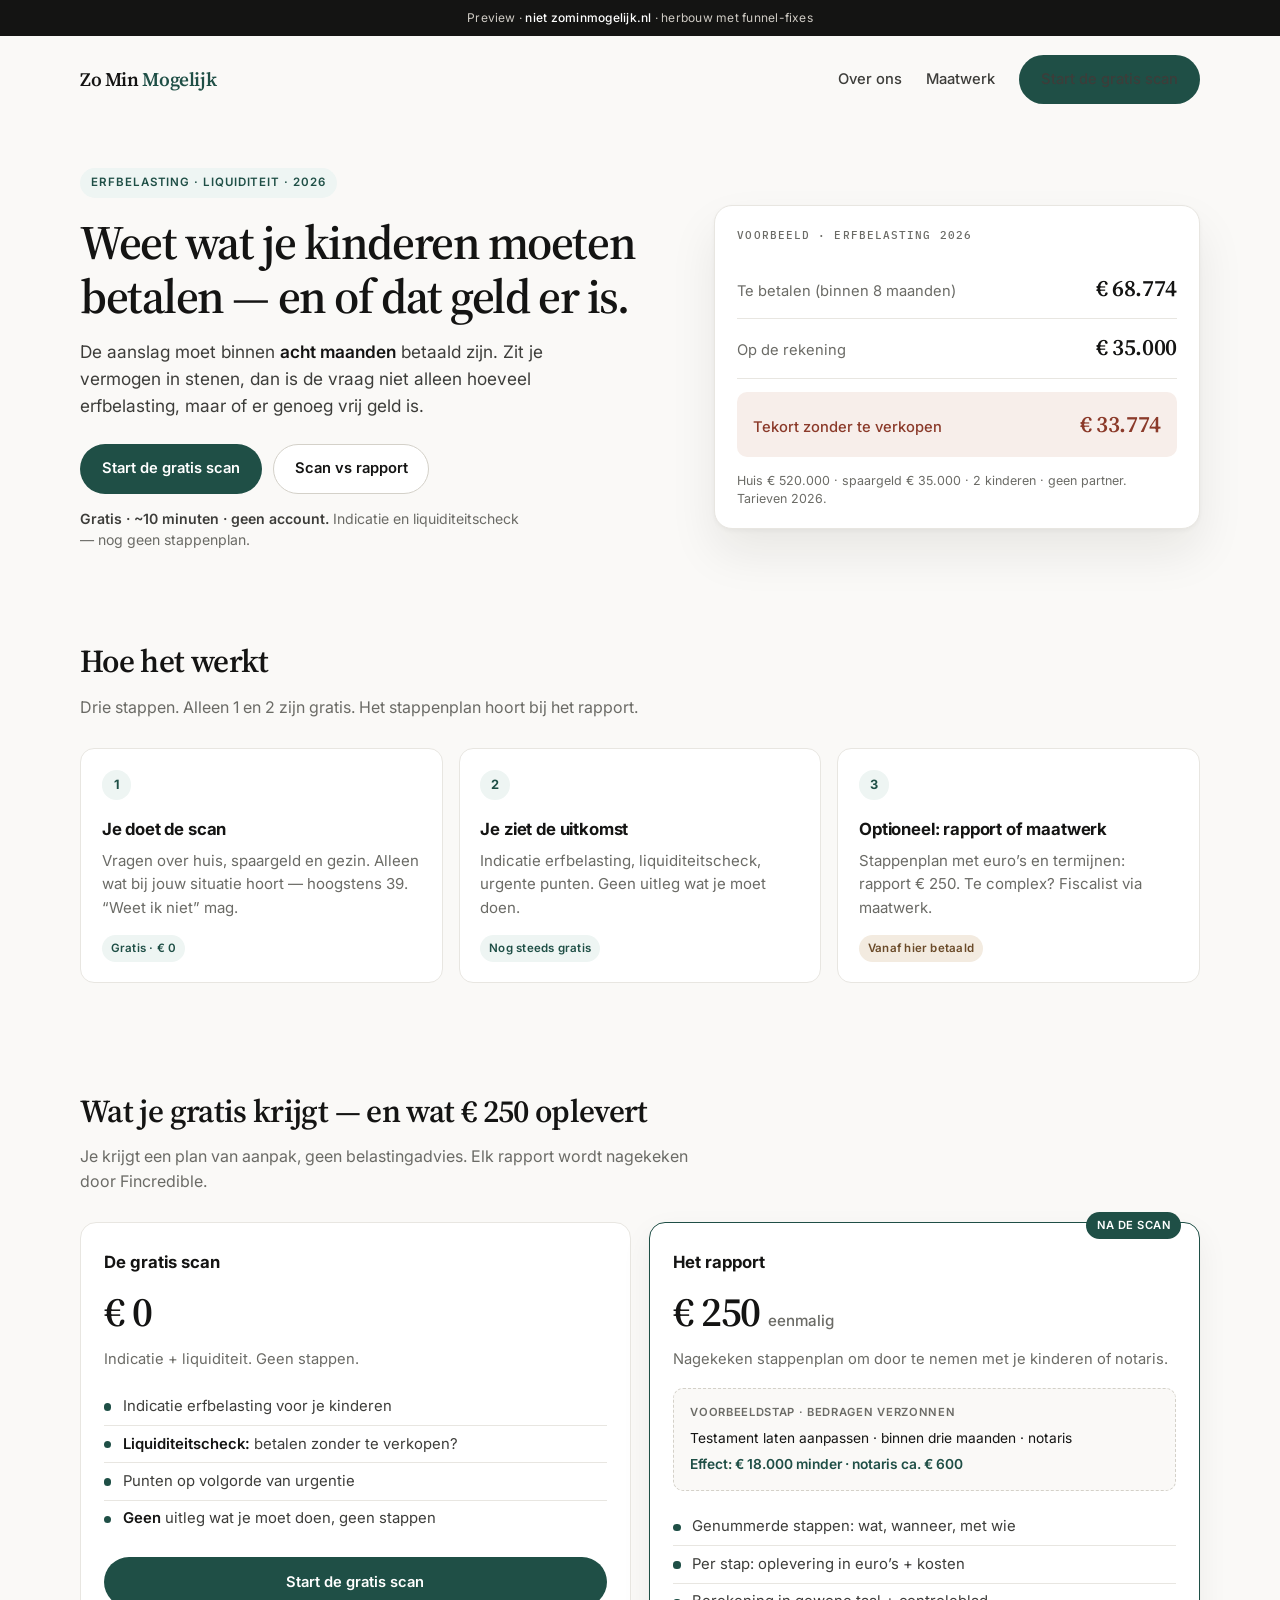
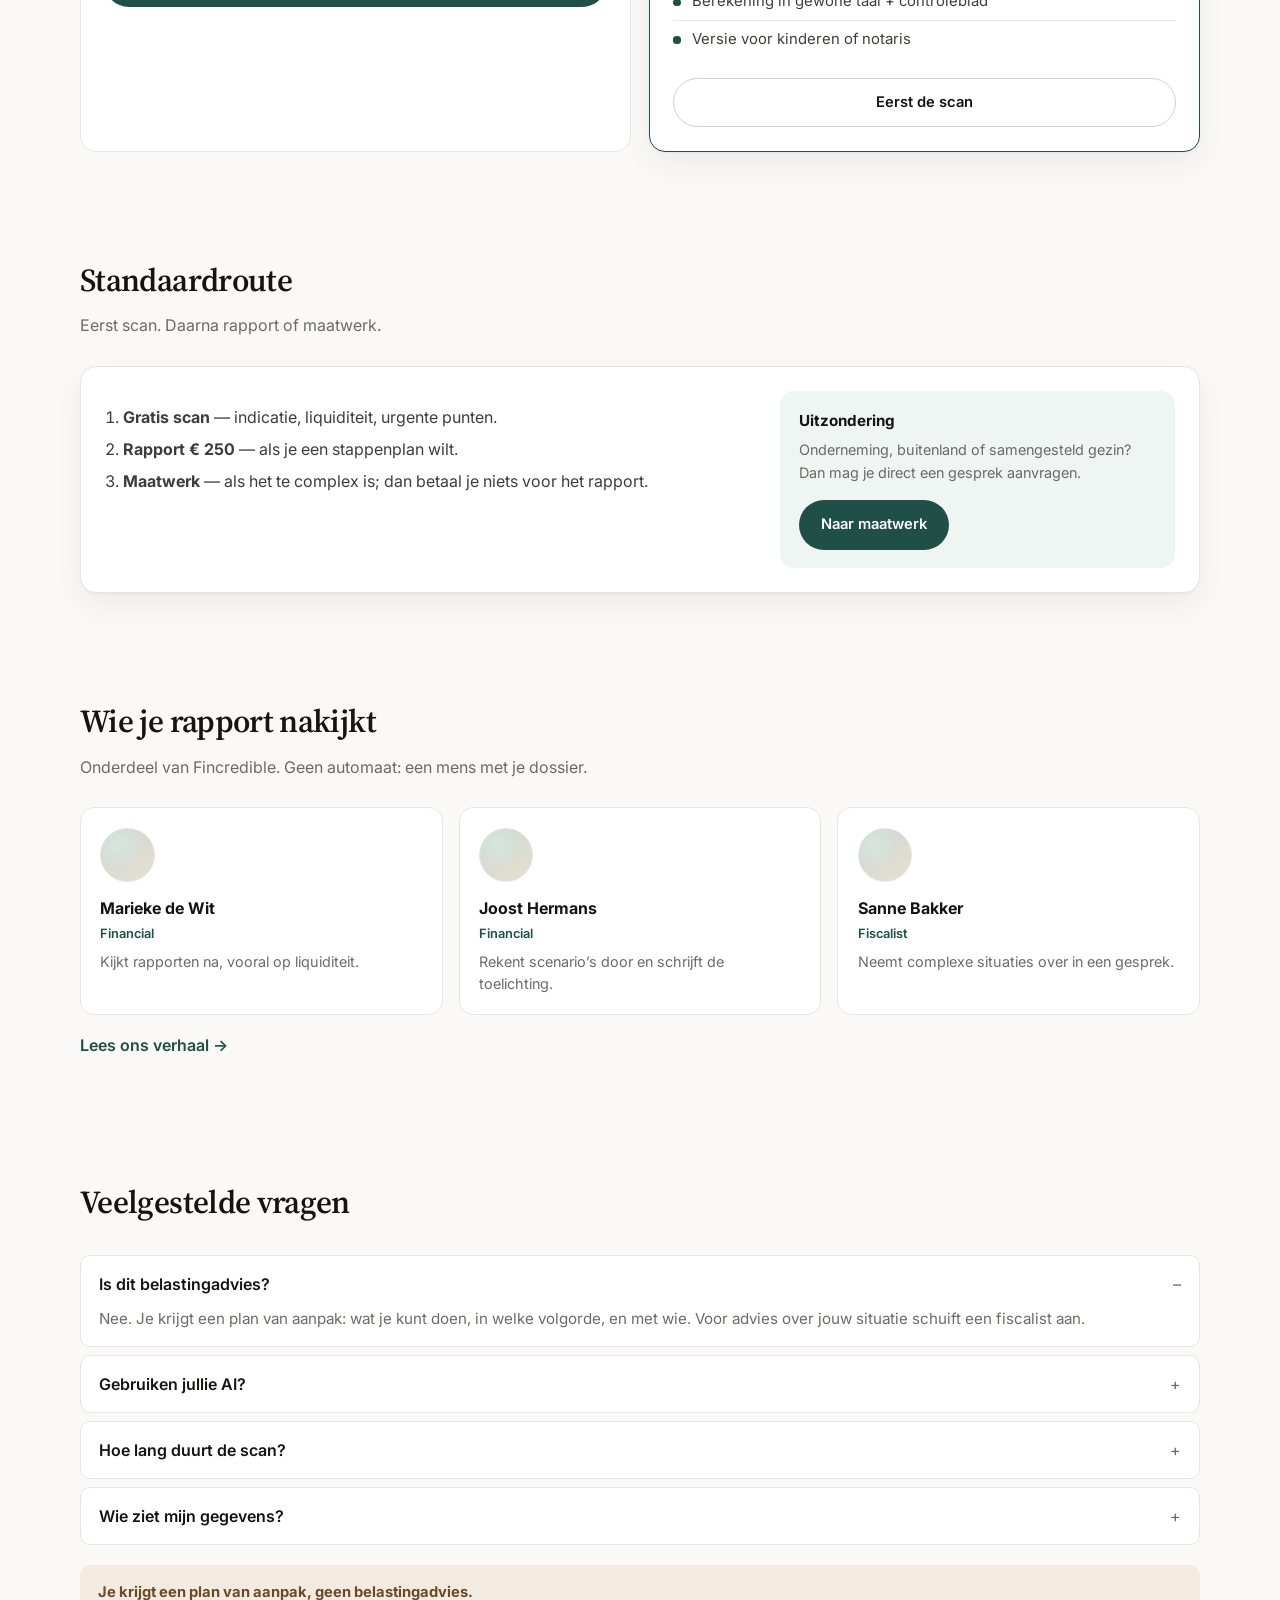
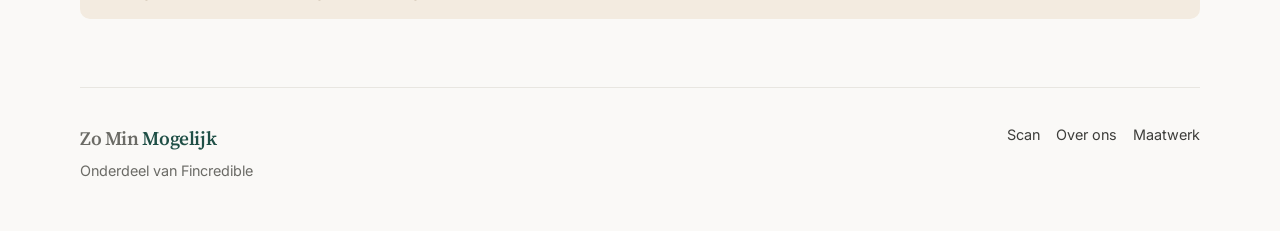
<file: index.html>
<!DOCTYPE html>
<html lang="nl">
<head>
<meta charset="utf-8" />
<meta name="viewport" content="width=device-width, initial-scale=1" />
<title>Zo Min Mogelijk — designpreview</title>
<link rel="preconnect" href="https://fonts.googleapis.com" />
<link rel="preconnect" href="https://fonts.gstatic.com" crossorigin />
<link href="https://fonts.googleapis.com/css2?family=IBM+Plex+Mono:wght@500&family=Inter:wght@400;500;600;700&family=Source+Serif+4:opsz,wght@8..60,500;8..60,600&display=swap" rel="stylesheet" />
<link rel="stylesheet" href="styles.css" />
</head>
<body>
  <div class="site-banner">Preview · <em>niet zominmogelijk.nl</em> · herbouw met funnel-fixes</div>
  <div class="wrap">
    <header class="nav">
      <a class="logo" href="index.html">Zo Min <span>Mogelijk</span></a>
      <div class="nav-links">
        <a class="desktop-only" href="over-ons.html">Over ons</a>
        <a class="desktop-only" href="maatwerk.html">Maatwerk</a>
        <a class="btn btn-primary" href="scan.html">Start de gratis scan</a>
      </div>
    </header>

    <section class="hero">
      <div>
        <div class="eyebrow">Erfbelasting · liquiditeit · 2026</div>
        <h1>Weet wat je kinderen moeten betalen — en of dat geld er is.</h1>
        <p class="lede">De aanslag moet binnen <strong>acht maanden</strong> betaald zijn. Zit je vermogen in stenen, dan is de vraag niet alleen hoeveel erfbelasting, maar of er genoeg vrij geld is.</p>
        <div class="cta-row">
          <a class="btn btn-primary" href="scan.html">Start de gratis scan</a>
          <a class="btn btn-secondary" href="#prijzen">Scan vs rapport</a>
        </div>
        <p class="meta"><strong>Gratis · ~10 minuten · geen account.</strong> Indicatie en liquiditeitscheck — nog geen stappenplan.</p>
      </div>
      <aside class="calc" aria-label="Voorbeeldberekening">
        <div class="calc-kicker">Voorbeeld · erfbelasting 2026</div>
        <div class="calc-row"><span class="k">Te betalen (binnen 8 maanden)</span><span class="v">€&nbsp;68.774</span></div>
        <div class="calc-row"><span class="k">Op de rekening</span><span class="v">€&nbsp;35.000</span></div>
        <div class="calc-row shortfall"><span class="k">Tekort zonder te verkopen</span><span class="v">€&nbsp;33.774</span></div>
        <p class="calc-foot">Huis €&nbsp;520.000 · spaargeld €&nbsp;35.000 · 2 kinderen · geen partner. Tarieven 2026.</p>
      </aside>
    </section>

    <section id="hoe" class="tight">
      <div class="section-head">
        <h2>Hoe het werkt</h2>
        <p>Drie stappen. Alleen 1 en 2 zijn gratis. Het stappenplan hoort bij het rapport.</p>
      </div>
      <div class="steps">
        <article class="step">
          <div class="step-num">1</div>
          <h3>Je doet de scan</h3>
          <p>Vragen over huis, spaargeld en gezin. Alleen wat bij jouw situatie hoort — hoogstens 39. “Weet ik niet” mag.</p>
          <span class="pill">Gratis · €&nbsp;0</span>
        </article>
        <article class="step">
          <div class="step-num">2</div>
          <h3>Je ziet de uitkomst</h3>
          <p>Indicatie erfbelasting, liquiditeitscheck, urgente punten. Geen uitleg wat je moet doen.</p>
          <span class="pill">Nog steeds gratis</span>
        </article>
        <article class="step">
          <div class="step-num">3</div>
          <h3>Optioneel: rapport of maatwerk</h3>
          <p>Stappenplan met euro’s en termijnen: rapport €&nbsp;250. Te complex? Fiscalist via maatwerk.</p>
          <span class="pill paid">Vanaf hier betaald</span>
        </article>
      </div>
    </section>

    <section id="prijzen">
      <div class="section-head">
        <h2>Wat je gratis krijgt — en wat €&nbsp;250 oplevert</h2>
        <p>Je krijgt een plan van aanpak, geen belastingadvies. Elk rapport wordt nagekeken door Fincredible.</p>
      </div>
      <div class="pricing">
        <article class="price">
          <h3>De gratis scan</h3>
          <div class="amount">€&nbsp;0</div>
          <p class="anchor">Indicatie + liquiditeit. Geen stappen.</p>
          <ul>
            <li>Indicatie erfbelasting voor je kinderen</li>
            <li><strong>Liquiditeitscheck:</strong> betalen zonder te verkopen?</li>
            <li>Punten op volgorde van urgentie</li>
            <li><strong>Geen</strong> uitleg wat je moet doen, geen stappen</li>
          </ul>
          <a class="btn btn-primary btn-block" href="scan.html">Start de gratis scan</a>
        </article>
        <article class="price featured">
          <span class="badge">Na de scan</span>
          <h3>Het rapport</h3>
          <div class="amount">€&nbsp;250 <small>eenmalig</small></div>
          <p class="anchor">Nagekeken stappenplan om door te nemen met je kinderen of notaris.</p>
          <div class="example">
            <div class="label">Voorbeeldstap · bedragen verzonnen</div>
            <div>Testament laten aanpassen · binnen drie maanden · notaris</div>
            <div class="effect">Effect: €&nbsp;18.000 minder · notaris ca. €&nbsp;600</div>
          </div>
          <ul>
            <li>Genummerde stappen: wat, wanneer, met wie</li>
            <li>Per stap: oplevering in euro’s + kosten</li>
            <li>Berekening in gewone taal + controleblad</li>
            <li>Versie voor kinderen of notaris</li>
          </ul>
          <a class="btn btn-secondary btn-block" href="scan.html">Eerst de scan</a>
        </article>
      </div>
    </section>

    <section>
      <div class="section-head">
        <h2>Standaardroute</h2>
        <p>Eerst scan. Daarna rapport of maatwerk.</p>
      </div>
      <div class="route">
        <div>
          <ol>
            <li><strong>Gratis scan</strong> — indicatie, liquiditeit, urgente punten.</li>
            <li><strong>Rapport €&nbsp;250</strong> — als je een stappenplan wilt.</li>
            <li><strong>Maatwerk</strong> — als het te complex is; dan betaal je niets voor het rapport.</li>
          </ol>
        </div>
        <div class="route-side">
          <h4>Uitzondering</h4>
          <p>Onderneming, buitenland of samengesteld gezin? Dan mag je direct een gesprek aanvragen.</p>
          <a class="btn btn-primary" href="maatwerk.html">Naar maatwerk</a>
        </div>
      </div>
    </section>

    <section>
      <div class="section-head">
        <h2>Wie je rapport nakijkt</h2>
        <p>Onderdeel van Fincredible. Geen automaat: een mens met je dossier.</p>
      </div>
      <div class="team">
        <article class="person">
          <div class="avatar" aria-hidden="true"></div>
          <h3>Marieke de Wit</h3>
          <div class="role">Financial</div>
          <p>Kijkt rapporten na, vooral op liquiditeit.</p>
        </article>
        <article class="person">
          <div class="avatar" aria-hidden="true"></div>
          <h3>Joost Hermans</h3>
          <div class="role">Financial</div>
          <p>Rekent scenario’s door en schrijft de toelichting.</p>
        </article>
        <article class="person">
          <div class="avatar" aria-hidden="true"></div>
          <h3>Sanne Bakker</h3>
          <div class="role">Fiscalist</div>
          <p>Neemt complexe situaties over in een gesprek.</p>
        </article>
      </div>
      <p style="margin-top:1.1rem"><a href="over-ons.html" style="color:var(--accent);font-weight:600;text-decoration:none">Lees ons verhaal →</a></p>
    </section>

    <section class="faq">
      <div class="section-head"><h2>Veelgestelde vragen</h2></div>
      <details open>
        <summary>Is dit belastingadvies?</summary>
        <p>Nee. Je krijgt een plan van aanpak: wat je kunt doen, in welke volgorde, en met wie. Voor advies over jouw situatie schuift een fiscalist aan.</p>
      </details>
      <details>
        <summary>Gebruiken jullie AI?</summary>
        <p>Deels. AI helpt met rekenen en opstellen. Daarna controleert het team bij Fincredible elk rapport.</p>
      </details>
      <details>
        <summary>Hoe lang duurt de scan?</summary>
        <p>Ongeveer tien minuten. Hoogstens 39 vragen; je krijgt alleen die bij jouw situatie horen.</p>
      </details>
      <details>
        <summary>Wie ziet mijn gegevens?</summary>
        <p>Alleen het team dat nakijkt, en jij. Servers in Nederland. Rapport via beveiligd portaal, niet als mailbijlage.</p>
      </details>
      <div class="disclaimer"><strong>Je krijgt een plan van aanpak, geen belastingadvies.</strong></div>
    </section>

    <footer>
      <div class="footer-row">
        <div>
          <div class="logo">Zo Min <span>Mogelijk</span></div>
          <p style="margin:.4rem 0 0">Onderdeel van Fincredible</p>
        </div>
        <div>
          <a href="scan.html">Scan</a>
          <a href="over-ons.html">Over ons</a>
          <a href="maatwerk.html">Maatwerk</a>
        </div>
      </div>
    </footer>
  </div>
</body>
</html>
</file>
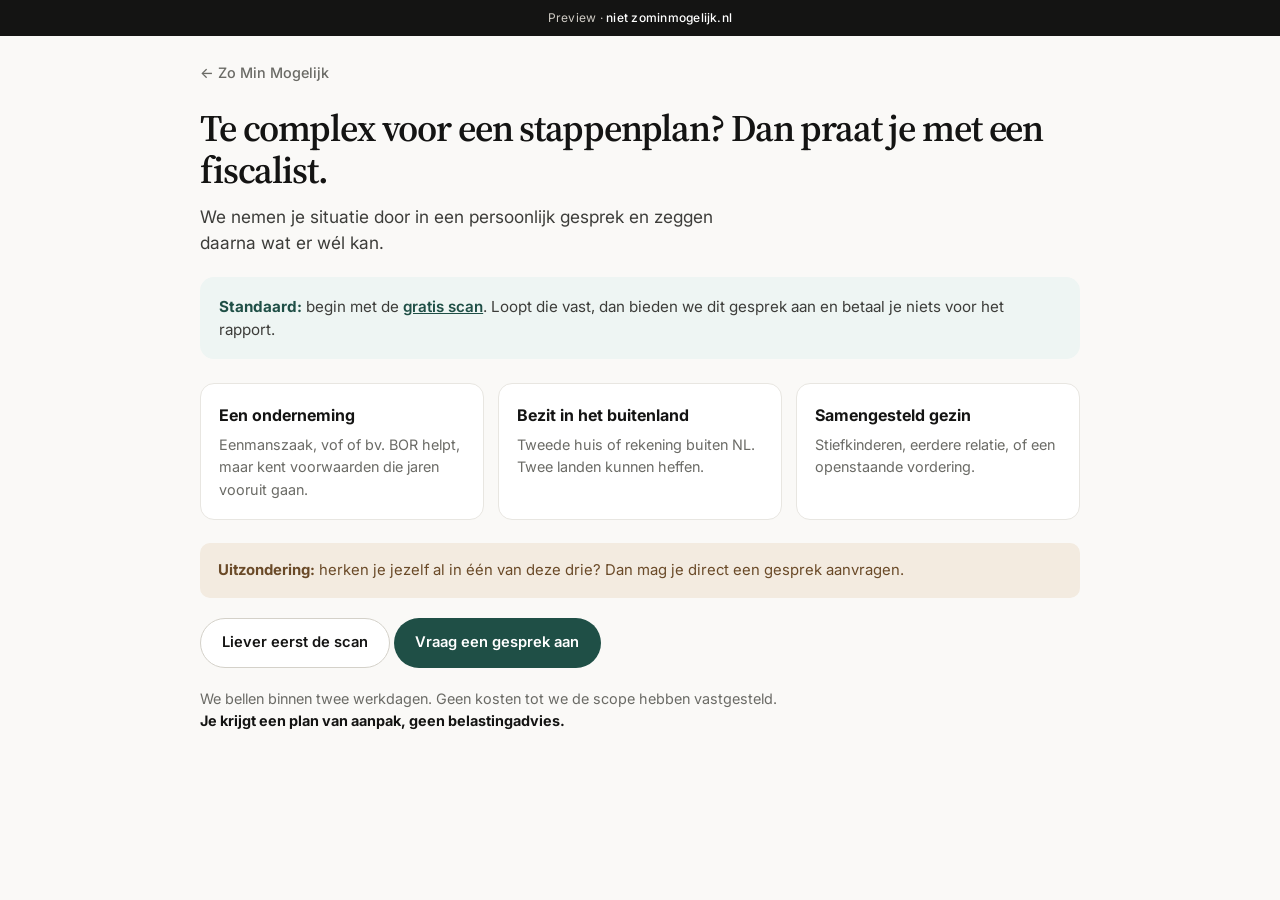
<file: maatwerk.html>
<!DOCTYPE html>
<html lang="nl">
<head>
<meta charset="utf-8" />
<meta name="viewport" content="width=device-width, initial-scale=1" />
<title>Maatwerk — Zo Min Mogelijk</title>
<link rel="preconnect" href="https://fonts.googleapis.com" />
<link rel="preconnect" href="https://fonts.gstatic.com" crossorigin />
<link href="https://fonts.googleapis.com/css2?family=Inter:wght@400;500;600;700&family=Source+Serif+4:opsz,wght@8..60,500;8..60,600&display=swap" rel="stylesheet" />
<link rel="stylesheet" href="styles.css" />
</head>
<body>
  <div class="site-banner">Preview · <em>niet zominmogelijk.nl</em></div>
  <div class="page wide">
    <a class="back" href="index.html">← Zo Min Mogelijk</a>
    <h1>Te complex voor een stappenplan? Dan praat je met een fiscalist.</h1>
    <p class="lede" style="margin:0">We nemen je situatie door in een persoonlijk gesprek en zeggen daarna wat er wél kan.</p>
    <div class="outcome" style="margin-top:1.25rem">
      <strong>Standaard:</strong> begin met de <a href="scan.html" style="color:var(--accent);font-weight:600">gratis scan</a>.
      Loopt die vast, dan bieden we dit gesprek aan en betaal je niets voor het rapport.
    </div>
    <div class="grid-3">
      <div class="card"><h3>Een onderneming</h3><p>Eenmanszaak, vof of bv. BOR helpt, maar kent voorwaarden die jaren vooruit gaan.</p></div>
      <div class="card"><h3>Bezit in het buitenland</h3><p>Tweede huis of rekening buiten NL. Twee landen kunnen heffen.</p></div>
      <div class="card"><h3>Samengesteld gezin</h3><p>Stiefkinderen, eerdere relatie, of een openstaande vordering.</p></div>
    </div>
    <div class="except"><strong>Uitzondering:</strong> herken je jezelf al in één van deze drie? Dan mag je direct een gesprek aanvragen.</div>
    <a class="btn btn-secondary" href="scan.html">Liever eerst de scan</a>
    <a class="btn btn-primary" href="#">Vraag een gesprek aan</a>
    <p style="margin-top:1.25rem;color:var(--muted);font-size:.9rem">We bellen binnen twee werkdagen. Geen kosten tot we de scope hebben vastgesteld.<br /><strong style="color:var(--ink)">Je krijgt een plan van aanpak, geen belastingadvies.</strong></p>
  </div>
</body>
</html>
</file>
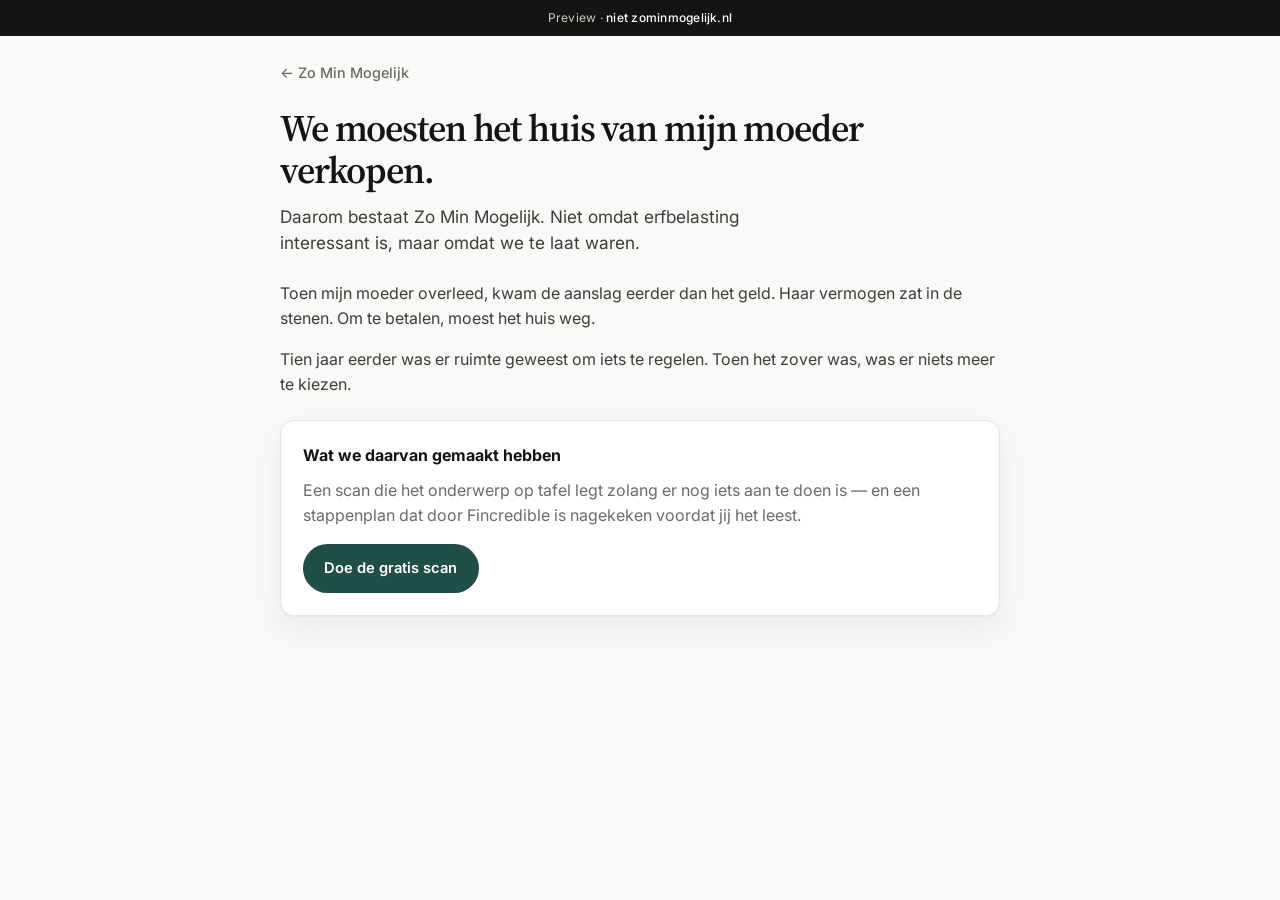
<file: over-ons.html>
<!DOCTYPE html>
<html lang="nl">
<head>
<meta charset="utf-8" />
<meta name="viewport" content="width=device-width, initial-scale=1" />
<title>Over ons — Zo Min Mogelijk</title>
<link rel="preconnect" href="https://fonts.googleapis.com" />
<link rel="preconnect" href="https://fonts.gstatic.com" crossorigin />
<link href="https://fonts.googleapis.com/css2?family=Inter:wght@400;500;600;700&family=Source+Serif+4:opsz,wght@8..60,500;8..60,600&display=swap" rel="stylesheet" />
<link rel="stylesheet" href="styles.css" />
</head>
<body>
  <div class="site-banner">Preview · <em>niet zominmogelijk.nl</em></div>
  <div class="page">
    <a class="back" href="index.html">← Zo Min Mogelijk</a>
    <h1>We moesten het huis van mijn moeder verkopen.</h1>
    <p class="lede">Daarom bestaat Zo Min Mogelijk. Niet omdat erfbelasting interessant is, maar omdat we te laat waren.</p>
    <p style="color:var(--ink-soft)">Toen mijn moeder overleed, kwam de aanslag eerder dan het geld. Haar vermogen zat in de stenen. Om te betalen, moest het huis weg.</p>
    <p style="color:var(--ink-soft)">Tien jaar eerder was er ruimte geweest om iets te regelen. Toen het zover was, was er niets meer te kiezen.</p>
    <div class="story-box">
      <p style="margin:0;color:var(--ink)"><strong>Wat we daarvan gemaakt hebben</strong></p>
      <p style="margin:.65rem 0 1rem;color:var(--muted)">Een scan die het onderwerp op tafel legt zolang er nog iets aan te doen is — en een stappenplan dat door Fincredible is nagekeken voordat jij het leest.</p>
      <a class="btn btn-primary" href="scan.html">Doe de gratis scan</a>
    </div>
  </div>
</body>
</html>
</file>
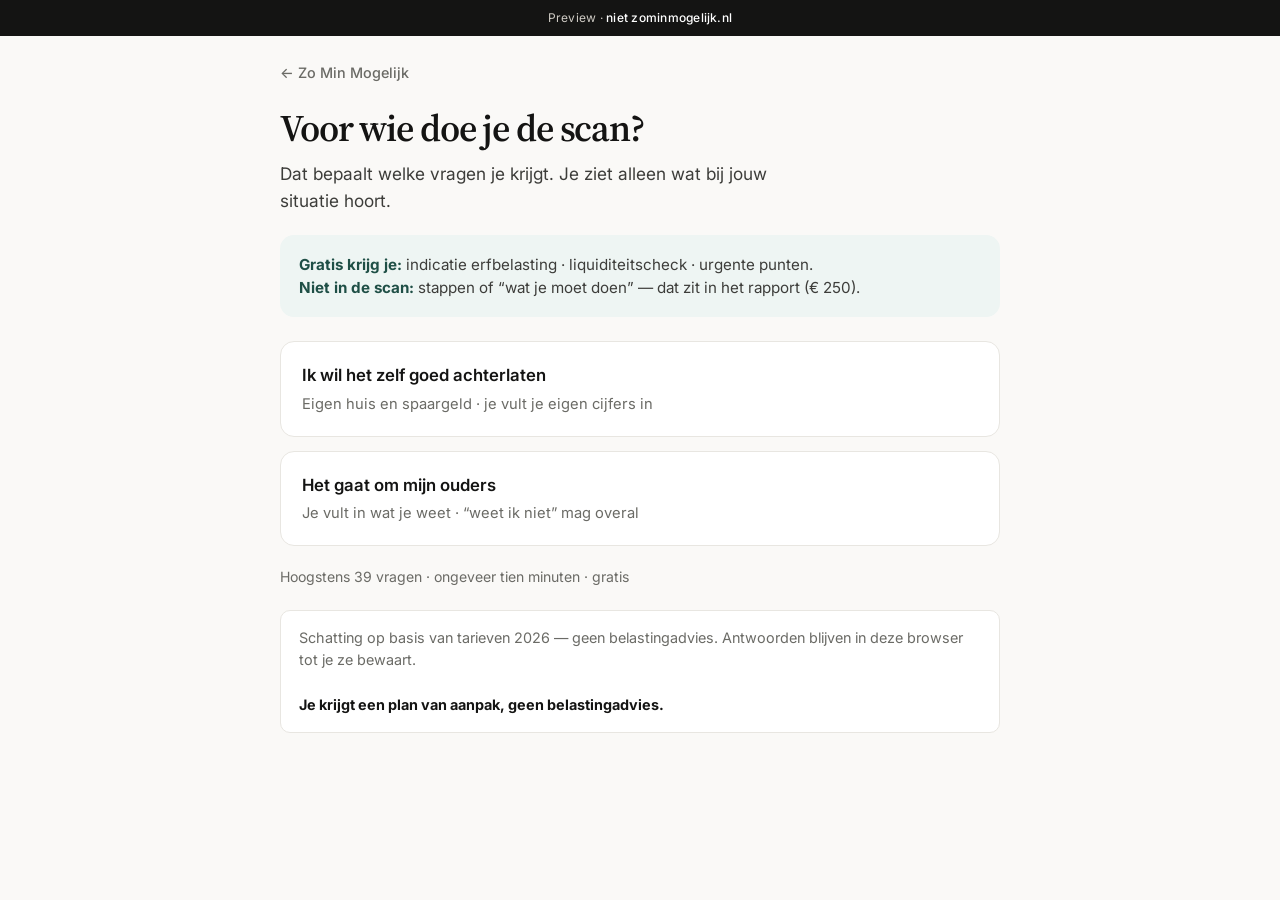
<file: scan.html>
<!DOCTYPE html>
<html lang="nl">
<head>
<meta charset="utf-8" />
<meta name="viewport" content="width=device-width, initial-scale=1" />
<title>De scan — Zo Min Mogelijk</title>
<link rel="preconnect" href="https://fonts.googleapis.com" />
<link rel="preconnect" href="https://fonts.gstatic.com" crossorigin />
<link href="https://fonts.googleapis.com/css2?family=IBM+Plex+Mono:wght@500&family=Inter:wght@400;500;600;700&family=Source+Serif+4:opsz,wght@8..60,500;8..60,600&display=swap" rel="stylesheet" />
<link rel="stylesheet" href="styles.css" />
</head>
<body>
  <div class="site-banner">Preview · <em>niet zominmogelijk.nl</em></div>
  <div class="page">
    <a class="back" href="index.html">← Zo Min Mogelijk</a>
    <h1>Voor wie doe je de scan?</h1>
    <p class="lede" style="margin:0">Dat bepaalt welke vragen je krijgt. Je ziet alleen wat bij jouw situatie hoort.</p>
    <div class="outcome">
      <strong>Gratis krijg je:</strong> indicatie erfbelasting · liquiditeitscheck · urgente punten.<br />
      <strong>Niet in de scan:</strong> stappen of “wat je moet doen” — dat zit in het rapport (€&nbsp;250).
    </div>
    <div class="choices">
      <a class="choice" href="#"><h2>Ik wil het zelf goed achterlaten</h2><p>Eigen huis en spaargeld · je vult je eigen cijfers in</p></a>
      <a class="choice" href="#"><h2>Het gaat om mijn ouders</h2><p>Je vult in wat je weet · “weet ik niet” mag overal</p></a>
    </div>
    <p class="meta" style="margin-top:1.25rem">Hoogstens 39 vragen · ongeveer tien minuten · gratis</p>
    <div class="note">
      Schatting op basis van tarieven 2026 — geen belastingadvies. Antwoorden blijven in deze browser tot je ze bewaart.<br /><br />
      <strong style="color:var(--ink)">Je krijgt een plan van aanpak, geen belastingadvies.</strong>
    </div>
  </div>
</body>
</html>
</file>
<file: styles.css>
:root {
  --bg: #faf9f7;
  --bg-elevated: #ffffff;
  --ink: #141413;
  --ink-soft: #3d3d3a;
  --muted: #6b6b66;
  --line: #e8e6e1;
  --line-strong: #d4d1c9;
  --accent: #1f4f46;
  --accent-hover: #163a34;
  --accent-tint: #eef5f3;
  --warm: #f3ebe0;
  --warm-ink: #6a4a28;
  --danger-tint: #f7eeea;
  --danger: #8b3a2a;
  --radius: 14px;
  --radius-sm: 10px;
  --shadow: 0 1px 2px rgba(20,20,19,.04), 0 12px 32px rgba(20,20,19,.06);
  --shadow-lg: 0 2px 4px rgba(20,20,19,.04), 0 24px 48px rgba(20,20,19,.08);
  --font: "Inter", "Segoe UI", system-ui, -apple-system, sans-serif;
  --display: "Source Serif 4", "Iowan Old Style", Georgia, serif;
  --mono: "IBM Plex Mono", ui-monospace, monospace;
}
*, *::before, *::after { box-sizing: border-box; }
html { scroll-behavior: smooth; }
body {
  margin: 0;
  font-family: var(--font);
  color: var(--ink);
  background: var(--bg);
  line-height: 1.55;
  font-size: 16px;
  -webkit-font-smoothing: antialiased;
  text-rendering: optimizeLegibility;
}
img { max-width: 100%; display: block; }
a { color: inherit; }
.wrap { width: min(1120px, calc(100% - 2.5rem)); margin: 0 auto; }
.site-banner {
  background: var(--ink);
  color: #cfcbc4;
  font-size: 12px;
  letter-spacing: .02em;
  text-align: center;
  padding: .55rem 1rem;
}
.site-banner em { color: #fff; font-style: normal; font-weight: 500; }

/* Nav */
.nav {
  display: flex; align-items: center; justify-content: space-between;
  padding: 1.15rem 0; gap: 1rem;
  border-bottom: 1px solid transparent;
}
.logo {
  font-family: var(--display);
  font-weight: 600; font-size: 1.2rem;
  text-decoration: none; letter-spacing: -.02em;
}
.logo span { color: var(--accent); }
.nav-links { display: flex; align-items: center; gap: 1.5rem; }
.nav-links a {
  text-decoration: none; color: var(--ink-soft);
  font-size: .92rem; font-weight: 500;
}
.nav-links a:hover { color: var(--ink); }

/* Buttons */
.btn {
  display: inline-flex; align-items: center; justify-content: center;
  gap: .4rem; border-radius: 999px; padding: .78rem 1.3rem;
  font-weight: 600; font-size: .92rem; text-decoration: none;
  border: 1px solid transparent; cursor: pointer;
  transition: background .15s, border-color .15s, transform .15s;
  font-family: inherit;
}
.btn:active { transform: translateY(1px); }
.btn-primary { background: var(--accent); color: #fff; }
.btn-primary:hover { background: var(--accent-hover); }
.btn-secondary {
  background: var(--bg-elevated); color: var(--ink);
  border-color: var(--line-strong);
}
.btn-secondary:hover { border-color: var(--ink); }
.btn-ghost { background: transparent; color: var(--ink); border-color: var(--line); }
.btn-block { width: 100%; }

/* Hero */
.hero {
  display: grid;
  grid-template-columns: minmax(0, 1.1fr) minmax(280px, .9fr);
  gap: 2.5rem;
  padding: 2.75rem 0 3rem;
  align-items: center;
}
@media (max-width: 880px) {
  .hero { grid-template-columns: 1fr; gap: 1.75rem; padding-top: 1.75rem; }
  .nav-links .desktop-only { display: none; }
}
.eyebrow {
  display: inline-flex; align-items: center; gap: .45rem;
  font-size: .72rem; font-weight: 600; letter-spacing: .08em;
  text-transform: uppercase; color: var(--accent);
  background: var(--accent-tint); padding: .4rem .7rem;
  border-radius: 999px; margin-bottom: 1.1rem;
}
h1 {
  font-family: var(--display);
  font-size: clamp(2rem, 4.2vw, 3rem);
  line-height: 1.12; letter-spacing: -.03em;
  margin: 0 0 1rem; font-weight: 600;
}
.lede {
  font-size: 1.08rem; color: var(--ink-soft);
  max-width: 34rem; margin: 0 0 1.5rem;
}
.lede strong { color: var(--ink); font-weight: 600; }
.cta-row { display: flex; flex-wrap: wrap; gap: .7rem; margin-bottom: .85rem; }
.meta {
  font-size: .88rem; color: var(--muted); max-width: 28rem;
}
.meta strong { color: var(--ink-soft); font-weight: 600; }

/* Calc card */
.calc {
  background: var(--bg-elevated);
  border: 1px solid var(--line);
  border-radius: calc(var(--radius) + 4px);
  box-shadow: var(--shadow-lg);
  padding: 1.35rem 1.4rem 1.2rem;
}
.calc-kicker {
  font-family: var(--mono);
  font-size: .68rem; letter-spacing: .1em; text-transform: uppercase;
  color: var(--muted); margin-bottom: 1rem; font-weight: 500;
}
.calc-row {
  display: flex; justify-content: space-between; align-items: baseline;
  gap: 1rem; padding: .7rem 0;
  border-bottom: 1px solid var(--line);
}
.calc-row .k { color: var(--muted); font-size: .92rem; }
.calc-row .v {
  font-family: var(--display);
  font-size: 1.45rem; font-weight: 600; letter-spacing: -.02em;
  font-variant-numeric: tabular-nums;
}
.calc-row.shortfall {
  border: none; margin-top: .85rem;
  background: var(--danger-tint);
  border-radius: var(--radius-sm);
  padding: .9rem 1rem;
}
.calc-row.shortfall .k { color: var(--danger); font-weight: 500; }
.calc-row.shortfall .v { color: var(--danger); }
.calc-foot {
  margin: .95rem 0 0; font-size: .78rem; color: var(--muted); line-height: 1.45;
}

/* Sections */
section { padding: 3.25rem 0; }
section.tight { padding-top: 1.5rem; }
.section-head { margin-bottom: 1.75rem; max-width: 40rem; }
h2 {
  font-family: var(--display);
  font-size: clamp(1.55rem, 2.8vw, 2rem);
  letter-spacing: -.02em; margin: 0 0 .5rem; font-weight: 600;
}
.section-head p { margin: 0; color: var(--muted); }

.steps {
  display: grid; grid-template-columns: repeat(3, 1fr); gap: 1rem;
}
@media (max-width: 800px) { .steps { grid-template-columns: 1fr; } }
.step {
  background: var(--bg-elevated);
  border: 1px solid var(--line);
  border-radius: var(--radius);
  padding: 1.35rem 1.3rem 1.25rem;
  min-height: 100%;
}
.step-num {
  width: 1.85rem; height: 1.85rem; border-radius: 50%;
  display: grid; place-items: center;
  font-size: .8rem; font-weight: 700;
  background: var(--accent-tint); color: var(--accent);
  margin-bottom: 1rem;
}
.step h3 { margin: 0 0 .45rem; font-size: 1.05rem; letter-spacing: -.01em; }
.step p { margin: 0; color: var(--muted); font-size: .94rem; }
.pill {
  display: inline-block; margin-top: 1rem;
  font-size: .72rem; font-weight: 600; letter-spacing: .02em;
  padding: .28rem .55rem; border-radius: 999px;
  background: var(--accent-tint); color: var(--accent);
}
.pill.paid { background: var(--warm); color: var(--warm-ink); }

.pricing {
  display: grid; grid-template-columns: 1fr 1fr; gap: 1.15rem;
}
@media (max-width: 800px) { .pricing { grid-template-columns: 1fr; } }
.price {
  position: relative;
  background: var(--bg-elevated);
  border: 1px solid var(--line);
  border-radius: calc(var(--radius) + 2px);
  padding: 1.6rem 1.45rem 1.45rem;
}
.price.featured {
  border-color: var(--accent);
  box-shadow: var(--shadow);
}
.price .badge {
  position: absolute; top: -.7rem; right: 1.1rem;
  background: var(--accent); color: #fff;
  font-size: .7rem; font-weight: 600; letter-spacing: .04em;
  text-transform: uppercase; padding: .32rem .65rem; border-radius: 999px;
}
.price h3 { margin: 0; font-size: 1.05rem; }
.amount {
  font-family: var(--display);
  font-size: 2.6rem; margin: .35rem 0 .2rem;
  letter-spacing: -.03em; font-weight: 600;
  font-variant-numeric: tabular-nums;
}
.amount small {
  font-family: var(--font); font-size: .95rem;
  color: var(--muted); font-weight: 500; letter-spacing: 0;
}
.anchor { margin: 0 0 1.1rem; color: var(--muted); font-size: .92rem; }
.price ul {
  margin: 0 0 1.25rem; padding: 0; list-style: none;
}
.price li {
  position: relative; padding: .42rem 0 .42rem 1.15rem;
  color: var(--ink-soft); font-size: .93rem;
  border-top: 1px solid var(--line);
}
.price li:first-child { border-top: none; }
.price li::before {
  content: ""; position: absolute; left: 0; top: .95rem;
  width: .45rem; height: .45rem; border-radius: 50%;
  background: var(--accent);
}
.price li strong { color: var(--ink); font-weight: 600; }
.example {
  background: var(--bg);
  border: 1px dashed var(--line-strong);
  border-radius: var(--radius-sm);
  padding: .95rem 1rem; margin-bottom: 1.1rem;
  font-size: .86rem;
}
.example .label {
  font-size: .7rem; font-weight: 600; letter-spacing: .06em;
  text-transform: uppercase; color: var(--muted); margin-bottom: .4rem;
}
.example .effect { color: var(--accent); font-weight: 600; margin-top: .25rem; }

.route {
  display: grid; grid-template-columns: 1.25fr .75fr; gap: 1rem;
  background: var(--bg-elevated); border: 1px solid var(--line);
  border-radius: calc(var(--radius) + 2px); padding: 1.5rem;
  box-shadow: var(--shadow);
}
@media (max-width: 800px) { .route { grid-template-columns: 1fr; } }
.route ol { margin: .85rem 0 0; padding-left: 1.15rem; color: var(--ink-soft); }
.route li { margin: .45rem 0; }
.route-side {
  background: var(--accent-tint); border-radius: var(--radius);
  padding: 1.15rem 1.2rem;
}
.route-side h4 { margin: 0 0 .4rem; font-size: .95rem; }
.route-side p { margin: 0 0 1rem; color: var(--muted); font-size: .9rem; }

.team { display: grid; grid-template-columns: repeat(3, 1fr); gap: 1rem; }
@media (max-width: 800px) { .team { grid-template-columns: 1fr; } }
.person {
  background: var(--bg-elevated); border: 1px solid var(--line);
  border-radius: var(--radius); padding: 1.2rem;
}
.avatar {
  width: 3.4rem; height: 3.4rem; border-radius: 50%;
  background:
    radial-gradient(circle at 30% 30%, #d7e5e0, transparent 50%),
    linear-gradient(145deg, #c9d8d2, #e8dfd2);
  margin-bottom: .85rem;
  border: 1px solid var(--line);
}
.person h3 { margin: 0; font-size: 1rem; }
.person .role {
  color: var(--accent); font-size: .8rem; font-weight: 600;
  margin: .2rem 0 .45rem;
}
.person p { margin: 0; color: var(--muted); font-size: .9rem; }

.faq details {
  background: var(--bg-elevated); border: 1px solid var(--line);
  border-radius: var(--radius-sm); padding: .95rem 1.15rem;
  margin-bottom: .55rem;
}
.faq summary {
  font-weight: 600; cursor: pointer; list-style: none;
  display: flex; justify-content: space-between; gap: 1rem;
}
.faq summary::-webkit-details-marker { display: none; }
.faq summary::after { content: "+"; color: var(--muted); font-weight: 400; }
.faq details[open] summary::after { content: "–"; }
.faq p { color: var(--muted); margin: .65rem 0 0; font-size: .95rem; }
.disclaimer {
  margin-top: 1.25rem; padding: 1rem 1.15rem;
  background: var(--warm); border-radius: var(--radius-sm);
  font-size: .92rem; color: var(--warm-ink);
}

footer {
  border-top: 1px solid var(--line);
  padding: 2.25rem 0 3rem; margin-top: 1rem;
  color: var(--muted); font-size: .9rem;
}
.footer-row {
  display: flex; justify-content: space-between; gap: 1rem; flex-wrap: wrap;
  align-items: flex-start;
}
.footer-row a { text-decoration: none; color: var(--ink-soft); margin-left: .75rem; }
.footer-row a:first-child { margin-left: 0; }

/* Inner pages */
.page { width: min(720px, calc(100% - 2.5rem)); margin: 0 auto; padding: 1.5rem 0 3.5rem; }
.page.wide { width: min(880px, calc(100% - 2.5rem)); }
.back {
  display: inline-flex; align-items: center; gap: .35rem;
  text-decoration: none; color: var(--muted); font-size: .9rem; font-weight: 500;
}
.back:hover { color: var(--ink); }
.page h1 {
  font-size: clamp(1.7rem, 3.5vw, 2.35rem);
  margin: 1.4rem 0 .75rem;
}
.outcome {
  background: var(--accent-tint); border-radius: var(--radius);
  padding: 1.1rem 1.2rem; margin: 1.25rem 0 1.5rem;
  font-size: .95rem; color: var(--ink-soft);
}
.outcome strong { color: var(--accent); }
.choices { display: grid; gap: .85rem; }
.choice {
  display: block; text-decoration: none;
  background: var(--bg-elevated); border: 1px solid var(--line);
  border-radius: var(--radius); padding: 1.25rem 1.3rem;
  transition: border-color .15s, box-shadow .15s;
}
.choice:hover {
  border-color: var(--accent);
  box-shadow: var(--shadow);
}
.choice h2 { font-size: 1.05rem; margin: 0 0 .3rem; font-family: var(--font); letter-spacing: 0; }
.choice p { margin: 0; color: var(--muted); font-size: .92rem; }
.note {
  margin-top: 1.35rem; padding: 1rem 1.1rem;
  background: var(--bg-elevated); border: 1px solid var(--line);
  border-radius: var(--radius-sm); color: var(--muted); font-size: .9rem;
}
.grid-3 { display: grid; gap: .85rem; margin: 1.4rem 0; }
@media (min-width: 720px) { .grid-3 { grid-template-columns: 1fr 1fr 1fr; } }
.card {
  background: var(--bg-elevated); border: 1px solid var(--line);
  border-radius: var(--radius); padding: 1.15rem;
}
.card h3 { margin: 0 0 .4rem; font-size: 1rem; }
.card p { margin: 0; color: var(--muted); font-size: .9rem; }
.except {
  background: var(--warm); color: var(--warm-ink);
  border-radius: var(--radius-sm); padding: 1rem 1.1rem;
  font-size: .93rem; margin: 1rem 0 1.25rem;
}
.story-box {
  background: var(--bg-elevated); border: 1px solid var(--line);
  border-radius: var(--radius); padding: 1.35rem; margin-top: 1.5rem;
  box-shadow: var(--shadow);
}
</file>
